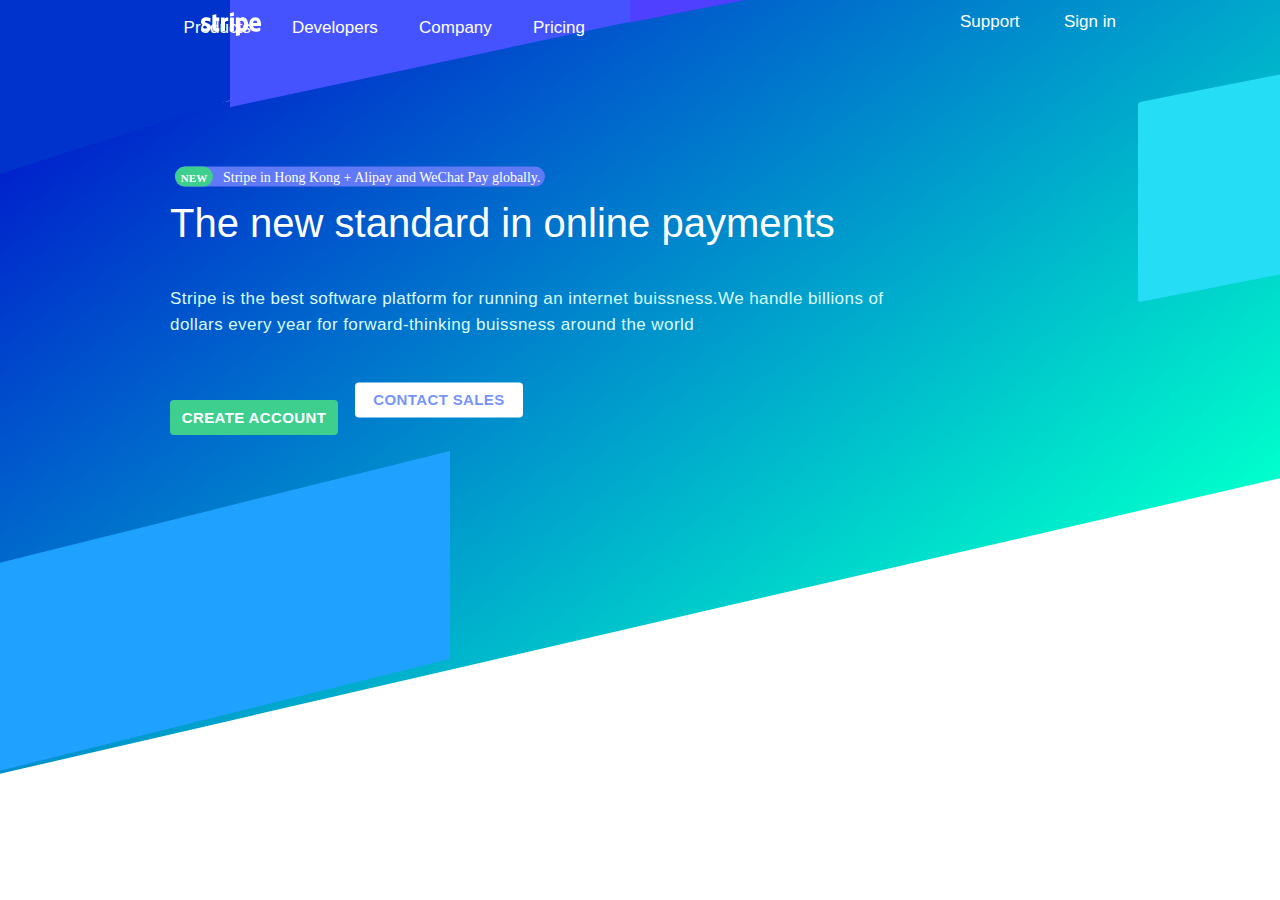
<file: header.html>
<!DOCTYPE html>
<html>
<head>
	<title>stripe</title>
	<link rel="stylesheet" type="text/css" href="header.css">
</head>
<body>
	
	<div class="wrapper">
	<div class="stripe1"></div>
	<div class="stripe2"></div>
	<div class="stripe3"></div>
		<div class="top-section"> 
			
			<div class="header">
		 		<div class="firstheading">
					<ul>
						<li><a href="home.html"><svg width="62" height="25"><title>Stripe</title><path d="M5 10.1c0-.6.6-.9 1.4-.9 1.2 0 2.8.4 4 1.1V6.5c-1.3-.5-2.7-.8-4-.8C3.2 5.7 1 7.4 1 10.3c0 4.4 6 3.6 6 5.6 0 .7-.6 1-1.5 1-1.3 0-3-.6-4.3-1.3v3.8c1.5.6 2.9.9 4.3.9 3.3 0 5.5-1.6 5.5-4.5.1-4.8-6-3.9-6-5.7zM29.9 20h4V6h-4v14zM16.3 2.7l-3.9.8v12.6c0 2.4 1.8 4.1 4.1 4.1 1.3 0 2.3-.2 2.8-.5v-3.2c-.5.2-3 .9-3-1.4V9.4h3V6h-3V2.7zm8.4 4.5L24.6 6H21v14h4v-9.5c1-1.2 2.7-1 3.2-.8V6c-.5-.2-2.5-.5-3.5 1.2zm5.2-2.3l4-.8V.8l-4 .8v3.3zM61.1 13c0-4.1-2-7.3-5.8-7.3s-6.1 3.2-6.1 7.3c0 4.8 2.7 7.2 6.6 7.2 1.9 0 3.3-.4 4.4-1.1V16c-1.1.6-2.3.9-3.9.9s-2.9-.6-3.1-2.5H61c.1-.2.1-1 .1-1.4zm-7.9-1.5c0-1.8 1.1-2.5 2.1-2.5s2 .7 2 2.5h-4.1zM42.7 5.7c-1.6 0-2.5.7-3.1 1.3l-.1-1h-3.6v18.5l4-.7v-4.5c.6.4 1.4 1 2.8 1 2.9 0 5.5-2.3 5.5-7.4-.1-4.6-2.7-7.2-5.5-7.2zm-1 11c-.9 0-1.5-.3-1.9-.8V10c.4-.5 1-.8 1.9-.8 1.5 0 2.5 1.6 2.5 3.7 0 2.2-1 3.8-2.5 3.8z"></path></svg></a></li></ul>
				</div>
					<div class="secondheading">
						<ul>
							<li><a href="products.html">Products</a></li>
							<li><a href="developers.html">Developers</a></li>
							<li><a href="company.html">Company</a></li>
							<li><a href="pricing.html">Pricing</a></li>
						</ul>
					</div>
					<div class="thirdheading">	
						<ul>
							<li><a href="support.html">Support</a></li>
							<li><a href="signin.html">Sign in</a></li>
						</ul>
					</div>
				</div>
			<div class="line">
				<div class="subdiv">New</div>
			<p>Stripe in Hong Kong + Alipay and WeChat Pay globally.</p>
				</div>
			</div>
			<div class="contentheading">
				<h1>The new standard in online payments</h1>				
			</div>
			<div class="content">
				<p>Stripe is the best software platform for running an internet buissness.We handle billions of dollars every year for forward-thinking buissness around the world
				</p>
			</div>
			<a href="Createaccount.html">
				<div class="option1">
				CREATE ACCOUNT
				</div>
			</a>
			<a href="contactsales.html">
				<div class="option2">
					CONTACT SALES
				</div>
			</a>
			<div class="stripe4"></div>
			<div class="stripe5"></div>
		</div>

	

</body>
</html>
</file>
<file: header.css>
body {
	margin:0;
	padding: 0;
}
.wrapper {
	background:linear-gradient(to right bottom,  #001FCC, #00ffcc) ;
	height: 620px;
	background-repeat: no-repeat;
	transform:skew(0deg,-13deg) ;
}
svg {
	fill:#fff;
}
div.top-section {
	margin-left: 125px;
	transform: skewY(13deg);
	background-color: ;
	margin-top: -10px;
}
div.firstheading ul {
	margin-left:-100px ;
}
div.firstheading li {
	width: 20%;
	list-style-type: none;
	text-decoration: none;
	float: left;
	margin-top: 20px;
	background-color:;
	margin-left: -760px;

}
a svg:hover{
	color: #6079F6;
}
div.secondheading {
	width:50%;
	float: left;
	line-height: 0px;
}
div.secondheading ul a {
	text-decoration: none;
	font-family: Camphor,Open Sans,Segoe UI,sans-serif;
	font-weight: 500;
	font-size: 17px;
}
div.secondheading a:link{
	color: #fff;
}
div.secondheading a:hover{
	color: #6079F6;
}
div.secondheading li {
	list-style-type: none;
	display: inline;
	padding-left: 18.5947px;
	padding-right: 18.5947px;
}
div.thirdheading {
	width: ;
}
div.thirdheading ul a {
	text-decoration: none;
	display: inline-block;
	width: 100px;
	font-family: Camphor,Open Sans,Segoe UI,sans-serif;
	font-weight: 500;
	font-size: 17px;
	height: 50px;
	margin-top: 20px;
}
div.thirdheading li {
	list-style-type: none;
	display: inline;
	width: 20px;
	height: 5px;

}
div.thirdheading a:link {
	color: #fff;
}
div.thirdheading a:hover {
	color: #6079F6;
}
div.line {
	color: white;
	margin: 105px 0 0 50px;
	border:none;
	width: 370px;
	border-radius: 20px;
	height: 20px;
	line-height: 22px;
	background-color: #6079F6;
	text-align: left;
	font-size: 14px;
}
div.subdiv {
	text-transform: uppercase;
	font-size: 11px;
	float: left;
	margin-right: 10px;
	line-height: 22px;
	width: 38px;
	text-align: center;
	font-weight: 600;
	height: 20px;
	background-color: #3ecf8e;
	border-radius: 25px;
}
div.contentheading h1 {
	color: #fff;
	font-size: 40px;
	font-weight: 400;
	margin: 20px 0 0 170px;
	font-family: Camphor,Open Sans,Segoe UI,sans-serif;
	transform: skewY(13deg);
}
div.content p {
	
	max-width:60%;
	font-weight: 400;
	font-family: Camphor,Open Sans,Segoe UI,sans-serif;
	color: #d9fcff;
	line-height: 26px;
	font-size: 17px;
	letter-spacing: .025em;
	margin: 0px 0 0 170px;
	transform: skewY(13deg);
}
a:link {
	text-decoration: none;
}
a .option1:hover {
	margin-top: -27px;
}
div.option1 {
	margin-top: -25px;
	margin-left: 170px;
	width: 150px;
	padding: 9px;
	border-radius: 4px;
	float: left;
	background-color: #3ecf8e;
	text-align: center;
	font-weight: 700;
	font-size: 15px;
	font-family: Camphor,Open Sans,Segoe UI,sans-serif;
	letter-spacing: .025em;
	line-height: px;
	transform: skewY(13deg);
}
a:link {
	color:#fff;
 }
a .option2:hover {
	margin-top:16px;
}

div.option2 {
	width: 150px;
	color: #7795f8;
	background-color: #fff;
	margin-top: 18px;
	margin-left: 355px;
	border-radius: 4px;
	padding: 9px;
	font-weight: 700;
	font-size: 15px;
	text-align: center;
	font-family: Camphor,Open Sans,Segoe UI,sans-serif;
	letter-spacing: .025em;
	transform: skewY(13deg);
}
div.stripe1 {
	background-color: #0033cc;
	height: 200px;
	width: 230px;
	transform:skewY(-5deg);
	float: left;
	margin-top: -190px;
}
div.stripe2 {
	width: 400px;
	height: 170px;
	background-color: #4553ff;
	transform:skewY(1deg);
	float: left;
	margin-top: -160px;
}
div.stripe3 {
	width: 330px;
	height: 123px;
	background-color: #4f40ff;
	transform: skewY(2deg);
	float: left;
	margin-top: -103px;
}
div.stripe4 {
	width: 210px;
	height: 200px;
	background-color:#25ddf5 ;
	transform:skewY(2deg);
	float: left;
	margin-top: -150px;
	margin-left: 1138px;
	border-radius: 3px;
}
div.stripe5 {
	width: 450px;
	height: 208px;
	background-color:#1fa2ff;
	transform: skewY(-1deg);
	float: left;
	margin-top: -10px;
	margin-left: 0px;
}
</file>
